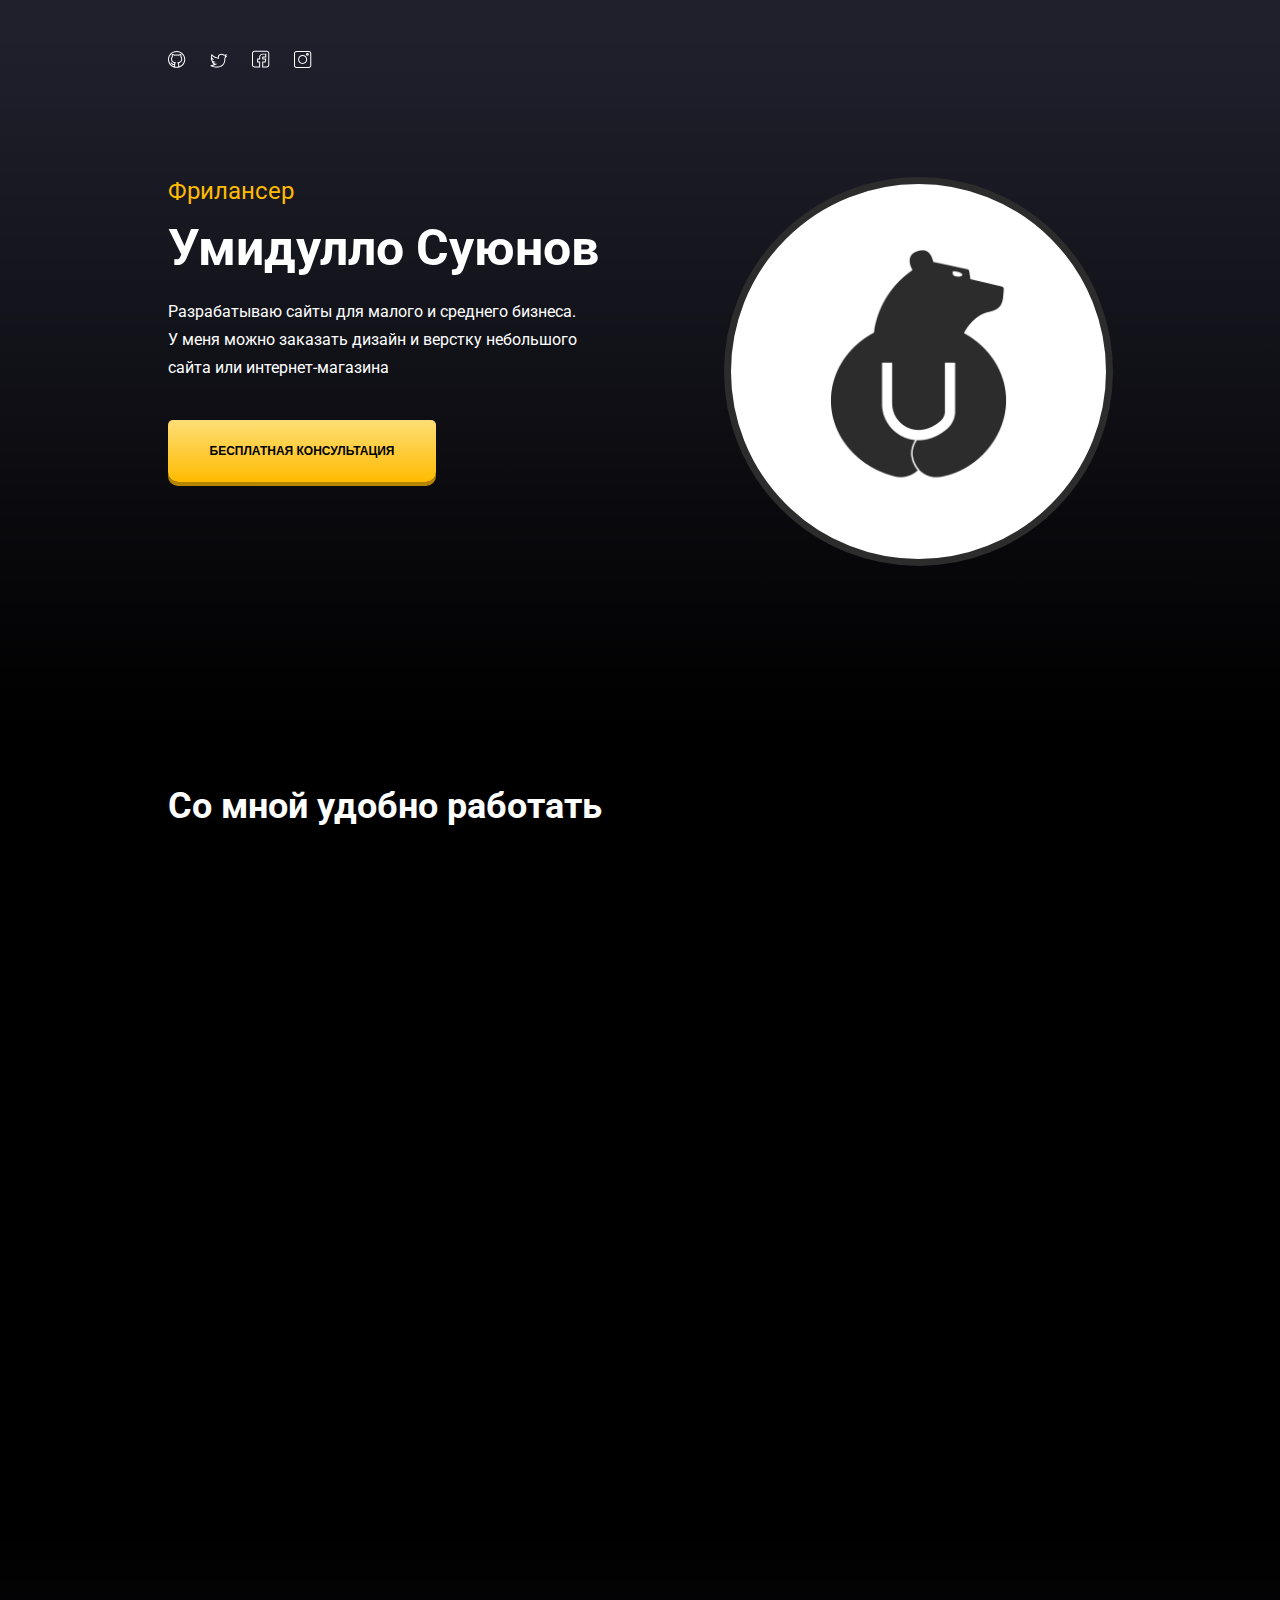
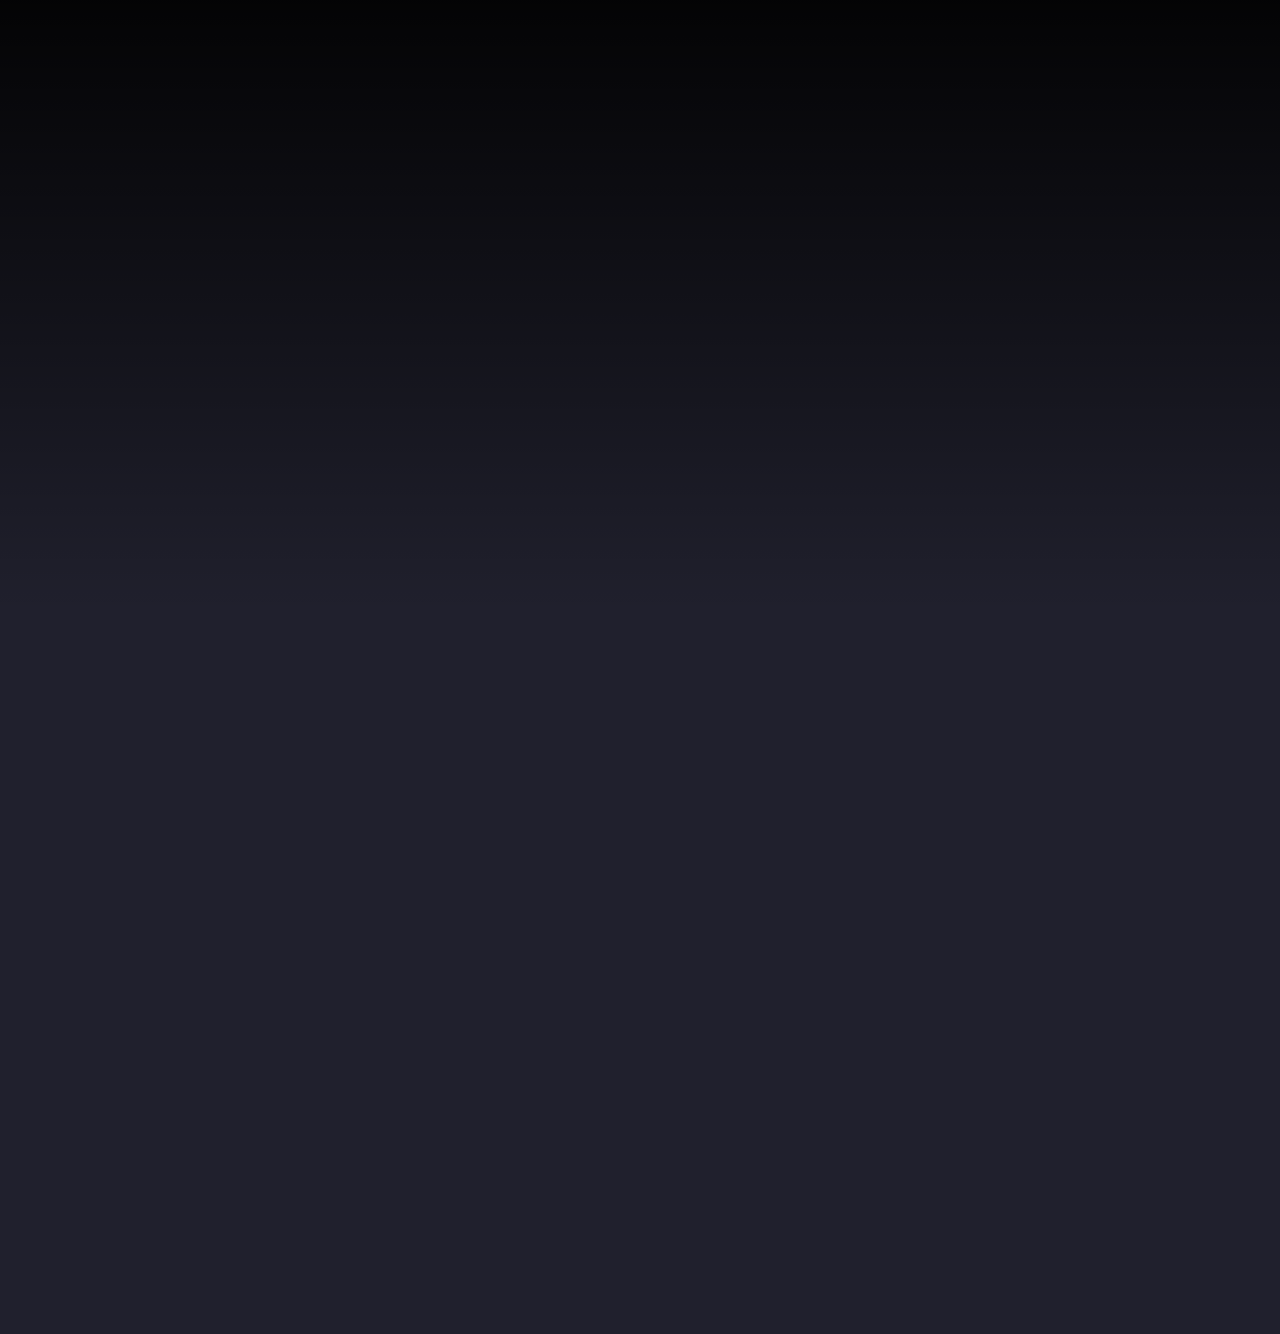
<file: index.html>
<!DOCTYPE html>
<html lang="en">
  <head>
    <meta charset="UTF-8" />
    <meta name="viewport" content="width=device-width, initial-scale=1.0" />
    <link
      href="https://fonts.googleapis.com/css2?family=Roboto:wght@400;700&display=swap"
      rel="stylesheet"
    />
    <link rel="stylesheet" href="css/animate.css" />
    <link rel="stylesheet" href="css/swiper-bundle.min.css" />
    <link rel="stylesheet" href="css/style.css" />
    <title>umidullo</title>
  </head>
  <body>
    <header class="hero">
      <div class="container">
        <div class="hero-header">
          <!-- <img src="img/logo.svg" alt="logo" class="logo" /> -->
          <div class="social-links">
            <a
              href="https://github.com/umidullosuyunov/"
              target="_blank"
              class="social-link"
              ><img src="img/social/github.svg" alt="github logo"
            /></a>
            <a
              href="https://twitter.com/umidullo26/"
              target="_blank"
              class="social-link"
              ><img src="img/social/twitter.svg" alt="twitter logo"
            /></a>
            <a
              href="https://www.facebook.com/profile.php?id=100041184453567"
              target="_blank"
              class="social-link"
              ><img src="img/social/facebook.svg" alt="facebook logo"
            /></a>
            <a
              href="https://www.instagram.com/umidullo26/"
              target="_blank"
              class="social-link"
              ><img src="img/social/instagram.svg" alt="instagram logo"
            /></a>
          </div>
        </div>
        <div class="hero-content">
          <div class="hero-text">
            <span
              class="hero-subtitle wow animate__animated animate__fadeInRight"
              >Фрилансер</span
            >
            <h1 class="hero-title wow animate__animated animate__fadeInRight">
              Умидулло Суюнов
            </h1>
            <p
              class="hero-description wow animate__animated animate__fadeInRight"
            >
              Разрабатываю сайты для малого и среднего бизнеса. У меня можно
              заказать дизайн и верстку небольшого сайта или интернет-магазина
            </p>
            <button
              class="button hero-button wow animate__animated animate__heartBeat animate__delay-2s animate__repeat-3"
            >
              Бесплатная консультация
            </button>
          </div>
          <div class="hero-avatar"></div>
        </div>
      </div>
    </header>

    <main>
      <section class="features section">
        <div class="container">
          <h2
            class="section-title wow animate__animated animate__fadeInTopLeft"
          >
            Со мной удобно работать
          </h2>
          <div class="features-block">
            <div class="features-item">
              <img
                src="img/features-icons/offer-img.svg"
                alt="icon"
                class="features-image wow animate__animated animate__zoomInUp animate__delay-0.1s"
              />
              <h3
                class="features-title wow animate__animated animate__zoomInUp animate__delay-0.1s"
              >
                По договору
              </h3>
              <p
                class="features-text wow animate__animated animate__zoomInUp animate__delay-0.1s"
              >
                Предоставлю все документы для бухгалтерии: договоры, счета и
                акты. Работаю как ИП без НДС.
              </p>
            </div>
            <div class="features-item">
              <img
                src="img/features-icons/deadline-img.svg"
                alt="icon"
                class="features-image wow animate__animated animate__zoomInUp animate__delay-0.1s"
              />
              <h3
                class="features-title wow animate__animated animate__zoomInUp animate__delay-0.1s"
              >
                Точно в срок
              </h3>
              <p
                class="features-text wow animate__animated animate__zoomInUp animate__delay-0.1s"
              >
                В договоре прописана моя ответственность за срок проекта. Если
                просрочу — плачу неустойку.
              </p>
            </div>
            <div class="features-item">
              <img
                src="img/features-icons/agreement-img.svg"
                alt="icon"
                class="features-image wow animate__animated animate__zoomInUp animate__delay-0.1s"
              />
              <h3
                class="features-title wow animate__animated animate__zoomInUp animate__delay-0.1s"
              >
                Ценник под вас
              </h3>
              <p
                class="features-text wow animate__animated animate__zoomInUp animate__delay-0.1"
              >
                Если у вас нетиповой проект, сделаю рассчет цены за работу и
                объясню, как складывается цена.
              </p>
            </div>
            <div class="features-item">
              <img
                src="img/features-icons/steps-img.svg"
                alt="icon"
                class="features-image wow animate__animated animate__zoomInUp animate__delay-0.1"
              />
              <h3
                class="features-title wow animate__animated animate__zoomInUp animate__delay-0.1"
              >
                Промежуточные итоги
              </h3>
              <p
                class="features-text wow animate__animated animate__zoomInUp animate__delay-0.1"
              >
                Показываю работу поэтапно, а не в последий момент перед крайним
                сроком.
              </p>
            </div>
            <div class="features-item">
              <img
                src="img/features-icons/storage-img.svg"
                alt="icon"
                class="features-image wow animate__animated animate__zoomInUp animate__delay-0.1"
              />
              <h3
                class="features-title wow animate__animated animate__zoomInUp animate__delay-0.1"
              >
                Хостинг и домен
              </h3>
              <p
                class="features-text wow animate__animated animate__zoomInUp animate__delay-0.1"
              >
                Если мы договорились о цене проекта, в неё входит всё: домен и
                хостинг на год + SSL сертификат.
              </p>
            </div>
            <div class="features-item">
              <img
                src="img/features-icons/conversation-img.svg"
                alt="icon"
                class="features-image wow animate__animated animate__zoomInUp animate__delay-0.1"
              />
              <h3
                class="features-title wow animate__animated animate__zoomInUp animate__delay-0.1"
              >
                Не брошу после сдачи
              </h3>
              <p
                class="features-text wow animate__animated animate__zoomInUp animate__delay-0.1"
              >
                Научу вас или вашего сотрудника пользоваться сайтом, запишу
                видео-инструкции.
              </p>
            </div>
          </div>
        </div>
      </section>

      <section class="section projects">
        <div class="container">
          <h2
            class="section-title wow animate__animated animate__fadeInTopLeft"
          >
            Последние проекты
          </h2>

          <div
            class="swiper-container projects-slider wow animate__animated animate__flipInX"
          >
            <!-- Additional required wrapper -->

            <div class="swiper-wrapper">
              <!-- Slides (PORTFOLIO) -->

              <div class="swiper-slide project-slide">
                <a href="portfolio/portfolio.html" class="project-link">
                  <img
                    src="img/projects-photo/Portfolio-concept(1).png"
                    alt="Концепт сайта портфолио"
                    class="project-image"
                  />
                </a>
                <div class="project-text">
                  <h3 class="project-title">Концепт сайта портфолио</h3>
                  <div class="project-time">
                    <img
                      src="img/time-icon.svg"
                      alt="time-icon"
                      class="project-icon"
                    />
                    <div class="project-description">
                      <h4 class="project-subtitle">Сроки</h4>
                      <p class="project-paragraph">1 рабочих дня</p>
                    </div>
                  </div>
                  <div class="project-cost">
                    <img
                      src="img/cost-icon.svg"
                      alt="cost-icon"
                      class="project-icon"
                    />
                    <div class="project-description">
                      <h4 class="project-subtitle">Стоимость</h4>
                      <p class="project-paragraph">3 500 рублей</p>
                    </div>
                  </div>
                  <div class="project-feedback">
                    <img
                      src="img/feedback-icon.svg"
                      alt="feedback-icon"
                      class="project-icon"
                    />
                    <div class="project-description">
                      <h4 class="project-subtitle">Отзыв клиента</h4>
                      <p class="project-paragraph">-</p>
                    </div>
                  </div>
                </div>
              </div>

              <div class="swiper-slide project-slide">
                <a href="/spacex/index.html">
                  <img
                    src="img/projects-photo/SpaceX(1).jpg"
                    alt="Сайт-концепт для Space X"
                    class="project-image"
                  />
                </a>

                <div class="project-text">
                  <h3 class="project-title">Сайт-концепт для Space X</h3>
                  <div class="project-time">
                    <img
                      src="img/time-icon.svg"
                      alt="time-icon"
                      class="project-icon"
                    />
                    <div class="project-description">
                      <h4 class="project-subtitle">Сроки</h4>
                      <p class="project-paragraph">2 рабочих дня</p>
                    </div>
                  </div>
                  <div class="project-cost">
                    <img
                      src="img/cost-icon.svg"
                      alt="cost-icon"
                      class="project-icon"
                    />
                    <div class="project-description">
                      <h4 class="project-subtitle">Стоимость</h4>
                      <p class="project-paragraph">7 000 рублей</p>
                    </div>
                  </div>
                  <div class="project-feedback">
                    <img
                      src="img/feedback-icon.svg"
                      alt="feedback-icon"
                      class="project-icon"
                    />
                    <div class="project-description">
                      <h4 class="project-subtitle">Отзыв клиента</h4>
                      <p class="project-paragraph">
                        Все сделано в сроки, в общем доволен.
                      </p>
                    </div>
                  </div>
                </div>
              </div>

              <!-- <div class="swiper-slide project-slide">
                <img
                  src="img/projects-photo/Ghostbusters(1).png"
                  alt="Ghostbusters"
                  class="project-image"
                />
                <div class="project-text">
                  <h3 class="project-title">
                    Сайт для онлайн-кинотеатра FILM.
                  </h3>
                  <div class="project-time">
                    <img
                      src="img/time-icon.svg"
                      alt="time-icon"
                      class="project-icon"
                    />
                    <div class="project-description">
                      <h4 class="project-subtitle">Сроки</h4>
                      <p class="project-paragraph">5 рабочих дня</p>
                    </div>
                  </div>
                  <div class="project-cost">
                    <img
                      src="img/cost-icon.svg"
                      alt="cost-icon"
                      class="project-icon"
                    />
                    <div class="project-description">
                      <h4 class="project-subtitle">Стоимость</h4>
                      <p class="project-paragraph">35 000 рублей</p>
                    </div>
                  </div>
                  <div class="project-feedback">
                    <img
                      src="img/feedback-icon.svg"
                      alt="feedback-icon"
                      class="project-icon"
                    />
                    <div class="project-description">
                      <h4 class="project-subtitle">Отзыв клиента</h4>
                      <p class="project-paragraph">
                        Мне понравилось работать с Умидулло, потому что он все
                        время был на связи и предлагал свои решения, когда мы
                        заходили в тупик с дизайном. Мне нужны были закрывающие
                        документы для бухгалтерии, и Умидулло — тот редкий
                        фрилансер, у которого с документами все в порядке
                      </p>
                    </div>
                  </div>
                </div>
              </div> -->
            </div>

            <!-- If we need pagination -->
            <div class="projects-pagination"></div>
          </div>
        </div>
      </section>
    </main>

    <footer class="section">
      <div class="container">
        <h2 class="section-title wow animate__animated animate__fadeInTopLeft">
          Свяжитесь со мной
        </h2>
        <div class="contacts-block">
          <form
            action="#"
            class="contacts-form wow animate__animated animate__flipInX"
          >
            <h4 class="form-title">
              Можете просто оставить заявку, я позвоню вам сегодня
            </h4>
            <input
              type="text"
              class="input input-name"
              placeholder="Ваше имя"
            />
            <input
              type="text"
              class="input input-phone"
              placeholder="Ваш телефон"
            />
            <button class="button form-button">Бесплатная консультация</button>
          </form>
          <div class="contacts-text wow animate__animated animate__zoomIn">
            <div class="contacts-data">
              <div class="contacts-phone">
                <h4 class="contacts-title">Телефон</h4>
                <a class="contacts-link" href="tel:+998970012602"
                  >+998 97 001-26-02</a
                >
              </div>
              <div class="contacts-mail">
                <h4 class="contacts-title">Почта</h4>
                <a class="contacts-link" href="mailto:suyunovumidullo@gmail.com"
                  >suyunovumidullo@gmail.com</a
                >
              </div>
              <div class="contacts-social">
                <h4 class="contacts-title">Соцсети</h4>
                <a href="#" class="contacts-link">t.me/umidullo26</a>
                <a href="#" class="contacts-link">vk.com/umidullo26</a>
                <a href="#" class="contacts-link">fb.com/umidullo26</a>
              </div>
            </div>
            <div class="social-links">
              <a
                href="https://github.com/umidullosuyunov/"
                target="_blank"
                class="social-link"
                ><img src="img/social/github.svg" alt="github logo"
              /></a>
              <a
                href="https://twitter.com/umidullo26/"
                target="_blank"
                class="social-link"
                ><img src="img/social/twitter.svg" alt="twitter logo"
              /></a>
              <a
                href="https://www.facebook.com/profile.php?id=100041184453567"
                target="_blank"
                class="social-link"
                ><img src="img/social/facebook.svg" alt="facebook logo"
              /></a>
              <a
                href="https://www.instagram.com/umidullo26/"
                target="_blank"
                class="social-link"
                ><img src="img/social/instagram.svg" alt="instagram logo"
              /></a>
            </div>
            <a href="#" class="contact-policy">Политика конфиденциальности</a>
          </div>
        </div>
      </div>
    </footer>

    <script src="js/wow.min.js"></script>
    <script src="js/swiper-bundle.min.js"></script>
    <script src="js/main.js"></script>
  </body>
</html>
</file>
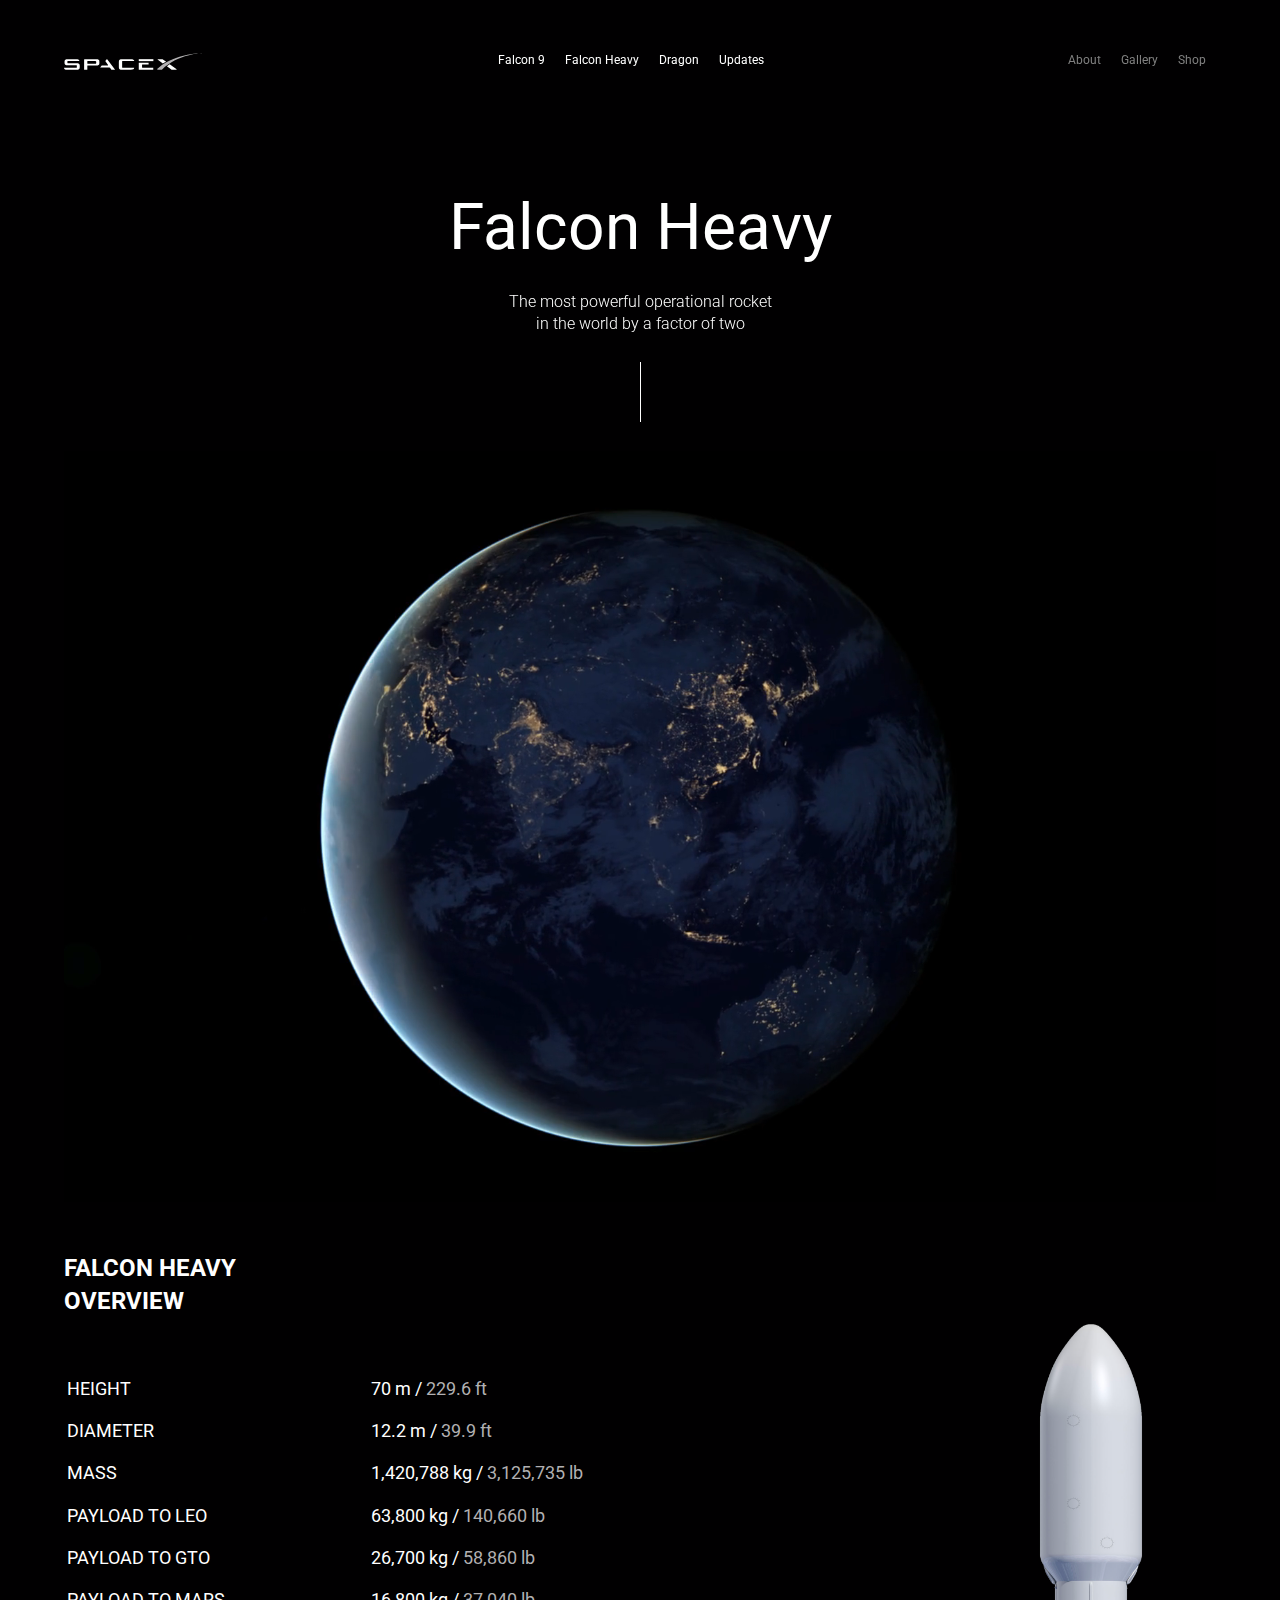
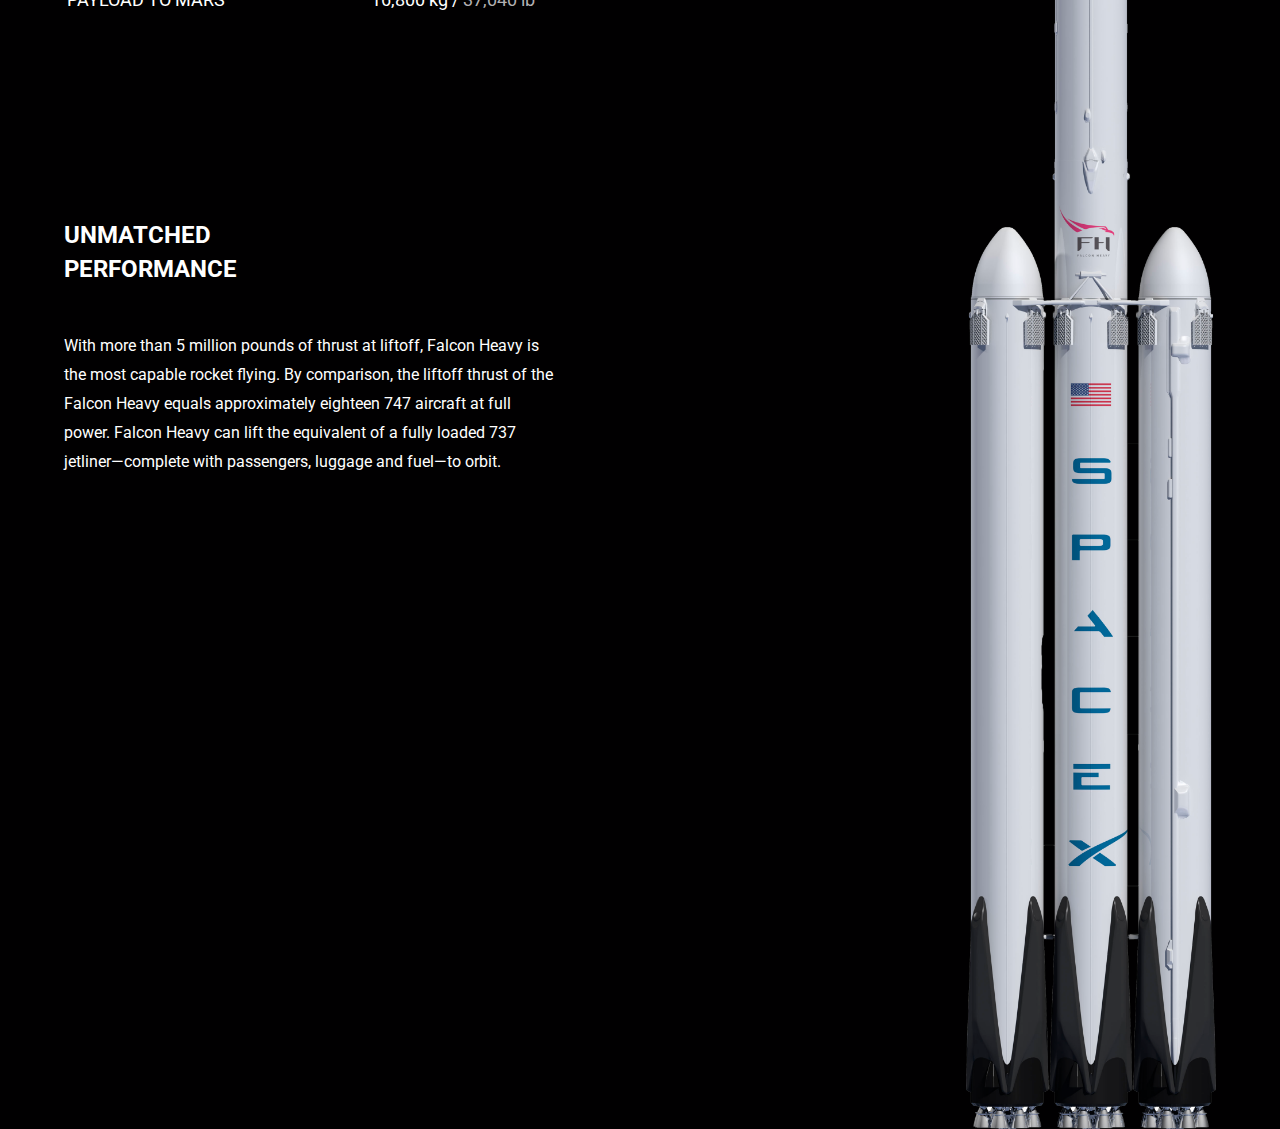
<file: Space X/index.html>
<!DOCTYPE html>
<html lang="en">
  <head>
    <meta charset="UTF-8" />
    <meta name="viewport" content="width=device-width, initial-scale=1.0" />
    <link
      href="https://fonts.googleapis.com/css2?family=Roboto:wght@400;700&display=swap"
      rel="stylesheet"
    />
    <link rel="stylesheet" href="css/aos.css" />
    <link rel="stylesheet" href="css/vidbg.css" />
    <link rel="stylesheet" href="css/style.css" />
    <title>Space X</title>
  </head>
  <body>
    <header class="header">
      <img
        src="img/logo.svg"
        alt="logo Space X"
        class="logo"
        data-aos="fade-up"
        data-aos-delay="100"
      />
      <nav class="main-nav" data-aos="fade-up" data-aos-delay="100">
        <ul class="list">
          <li class="item">
            <a href="#" class="item-link">Falcon 9</a>
          </li>
          <li class="item">
            <a href="#" class="item-link">Falcon Heavy</a>
          </li>
          <li class="item">
            <a href="#" class="item-link">Dragon</a>
          </li>
          <li class="item">
            <a href="#" class="item-link">Updates</a>
          </li>
        </ul>
      </nav>
      <nav class="secondary-nav" data-aos="fade-up" data-aos-delay="100">
        <ul class="list">
          <li class="item">
            <a href="#" class="item-link">About</a>
          </li>
          <li class="item">
            <a href="#" class="item-link">Gallery</a>
          </li>
          <li class="item">
            <a href="#" class="item-link">Shop</a>
          </li>
        </ul>
      </nav>
    </header>
    <section class="main" data-aos="fade-up" data-aos-delay="300">
      <h1 class="title">Falcon Heavy</h1>
      <p class="description">
        The most powerful operational rocket in the world by a factor of two
      </p>
    </section>
    <div class="video"></div>
    <section class="features">
      <h2 class="features-title">
        Falcon Heavy <br />
        Overview
      </h2>
      <table class="table">
        <tr>
          <td class="table-column">HEIGHT</td>
          <td class="table-column">
            70 m / <span class="colored-text">229.6 ft</span>
          </td>
        </tr>
        <tr>
          <td class="table-column">DIAMETER</td>
          <td class="table-column">
            12.2 m / <span class="colored-text">39.9 ft</span>
          </td>
        </tr>
        <tr>
          <td class="table-column">MASS</td>
          <td class="table-column">
            1,420,788 kg / <span class="colored-text">3,125,735 lb</span>
          </td>
        </tr>
        <tr>
          <td class="table-column">PAYLOAD TO LEO</td>
          <td class="table-column">
            63,800 kg / <span class="colored-text">140,660 lb</span>
          </td>
        </tr>
        <tr>
          <td class="table-column">PAYLOAD TO GTO</td>
          <td class="table-column">
            26,700 kg / <span class="colored-text">58,860 lb</span>
          </td>
        </tr>
        <tr>
          <td class="table-column">PAYLOAD TO MARS</td>
          <td class="table-column">
            16,800 kg / <span class="colored-text">37,040 lb</span>
          </td>
        </tr>
      </table>
      <img
        src="img/falcon-heavy.png"
        alt="rocket"
        class="rocket"
        data-rellax-speed="10"
      />
      <h2 class="features-title">
        UNMATCHED <br />
        PERFORMANCE
      </h2>
      <p class="features-text">
        With more than 5 million pounds of thrust at liftoff, Falcon Heavy is
        the most capable rocket flying. By comparison, the liftoff thrust of the
        Falcon Heavy equals approximately eighteen 747 aircraft at full power.
        Falcon Heavy can lift the equivalent of a fully loaded 737
        jetliner—complete with passengers, luggage and fuel—to orbit.
      </p>
    </section>
    <footer class="footer" data-aos="fade-down" data-aos-delay="300">
      <img src="img/logo.svg" alt="logo Space X" class="logo" />
      <nav class="footer-nav">
        <ul class="list">
          <li class="item"><a href="#" class="item-link">Twitter</a></li>
          <li class="item"><a href="#" class="item-link">Youtube</a></li>
          <li class="item"><a href="#" class="item-link">Instagram</a></li>
          <li class="item"><a href="#" class="item-link">Flickr</a></li>
          <li class="item"><a href="#" class="item-link">LinkedIn</a></li>
          <li class="item"><a href="#" class="item-link">Privacy</a></li>
          <li class="item"><a href="#" class="item-link">Policy</a></li>
        </ul>
      </nav>
      <p class="footer-text">
        For additional questions, contact
        <a href="mailto:rideshare@spacex.com" class="contact-mail"
          >rideshare@spacex.com</a
        >
      </p>
      <a href="#" class="button">Contact us</a>
    </footer>
    <script src="js/vidbg.js"></script>
    <script src="js/rellax.min.js"></script>
    <script src="js/aos.js"></script>
    <script src="js/main.js"></script>
  </body>
</html>
</file>
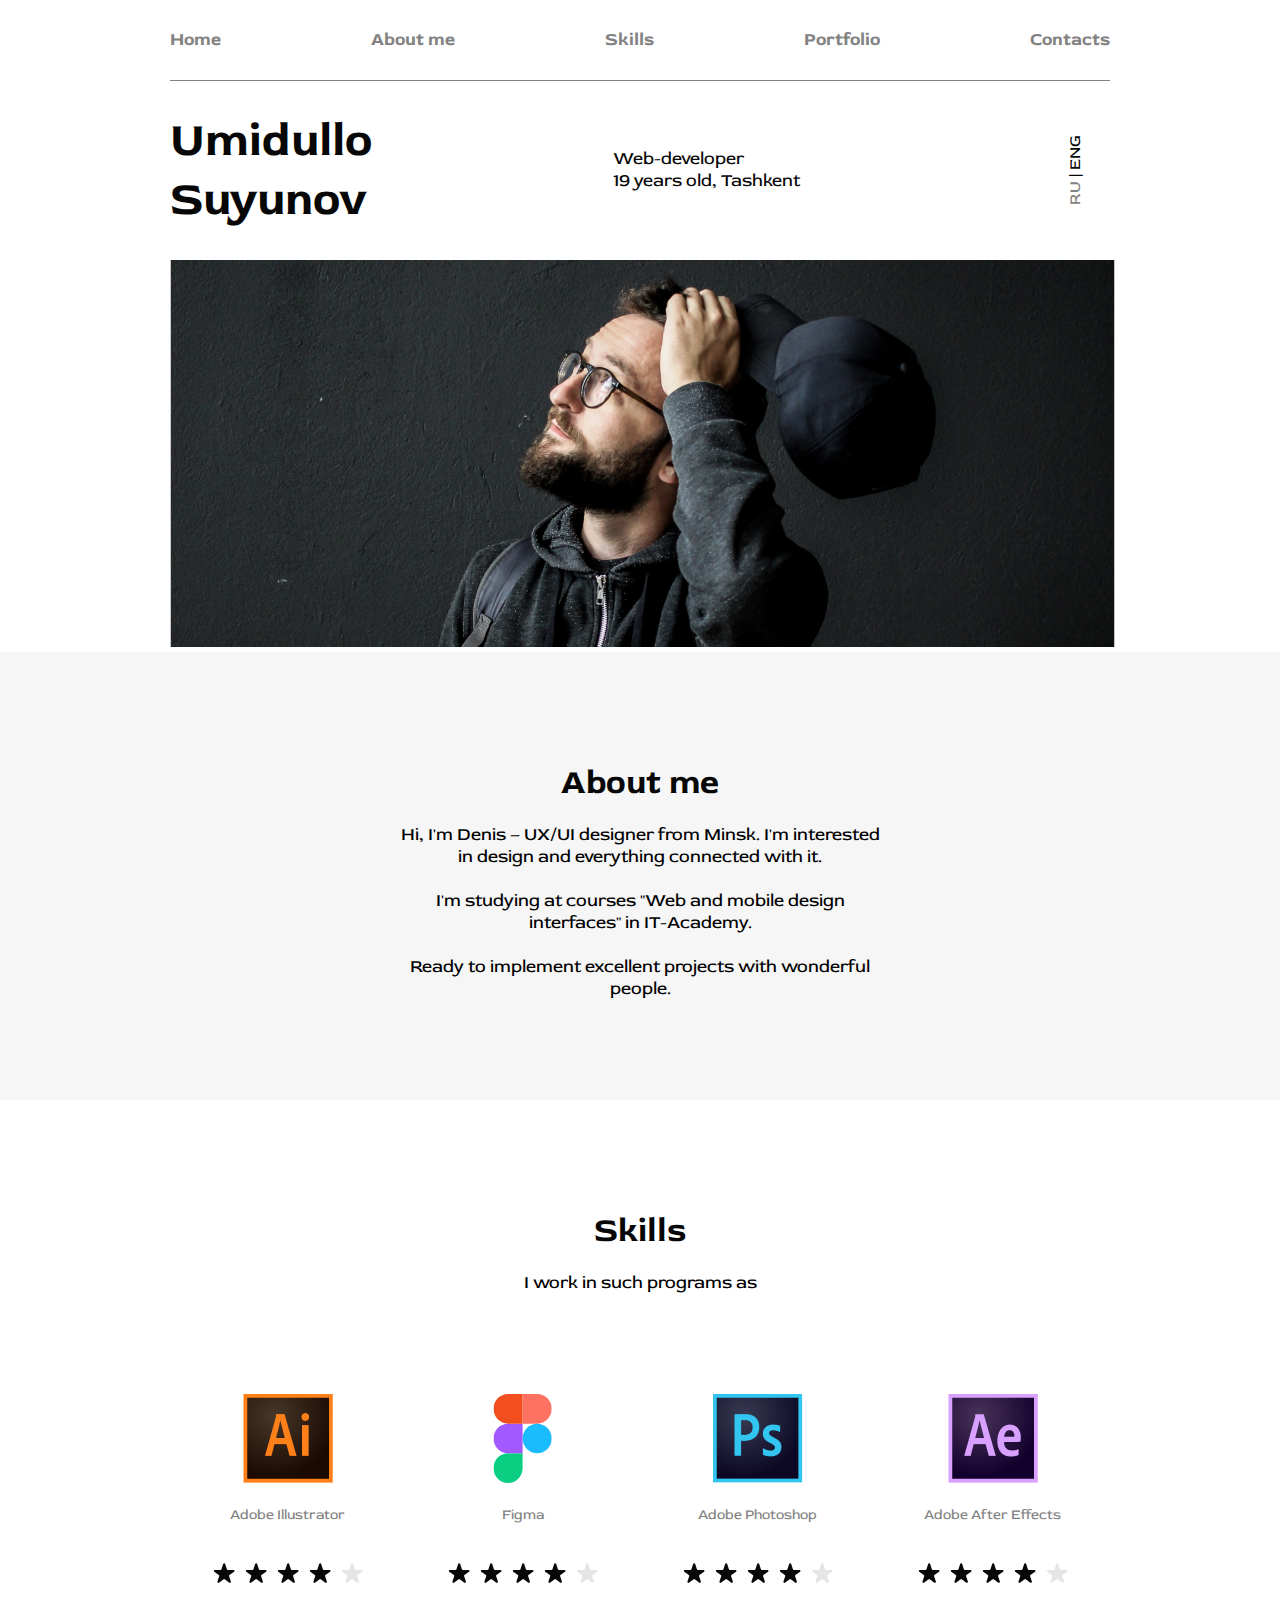
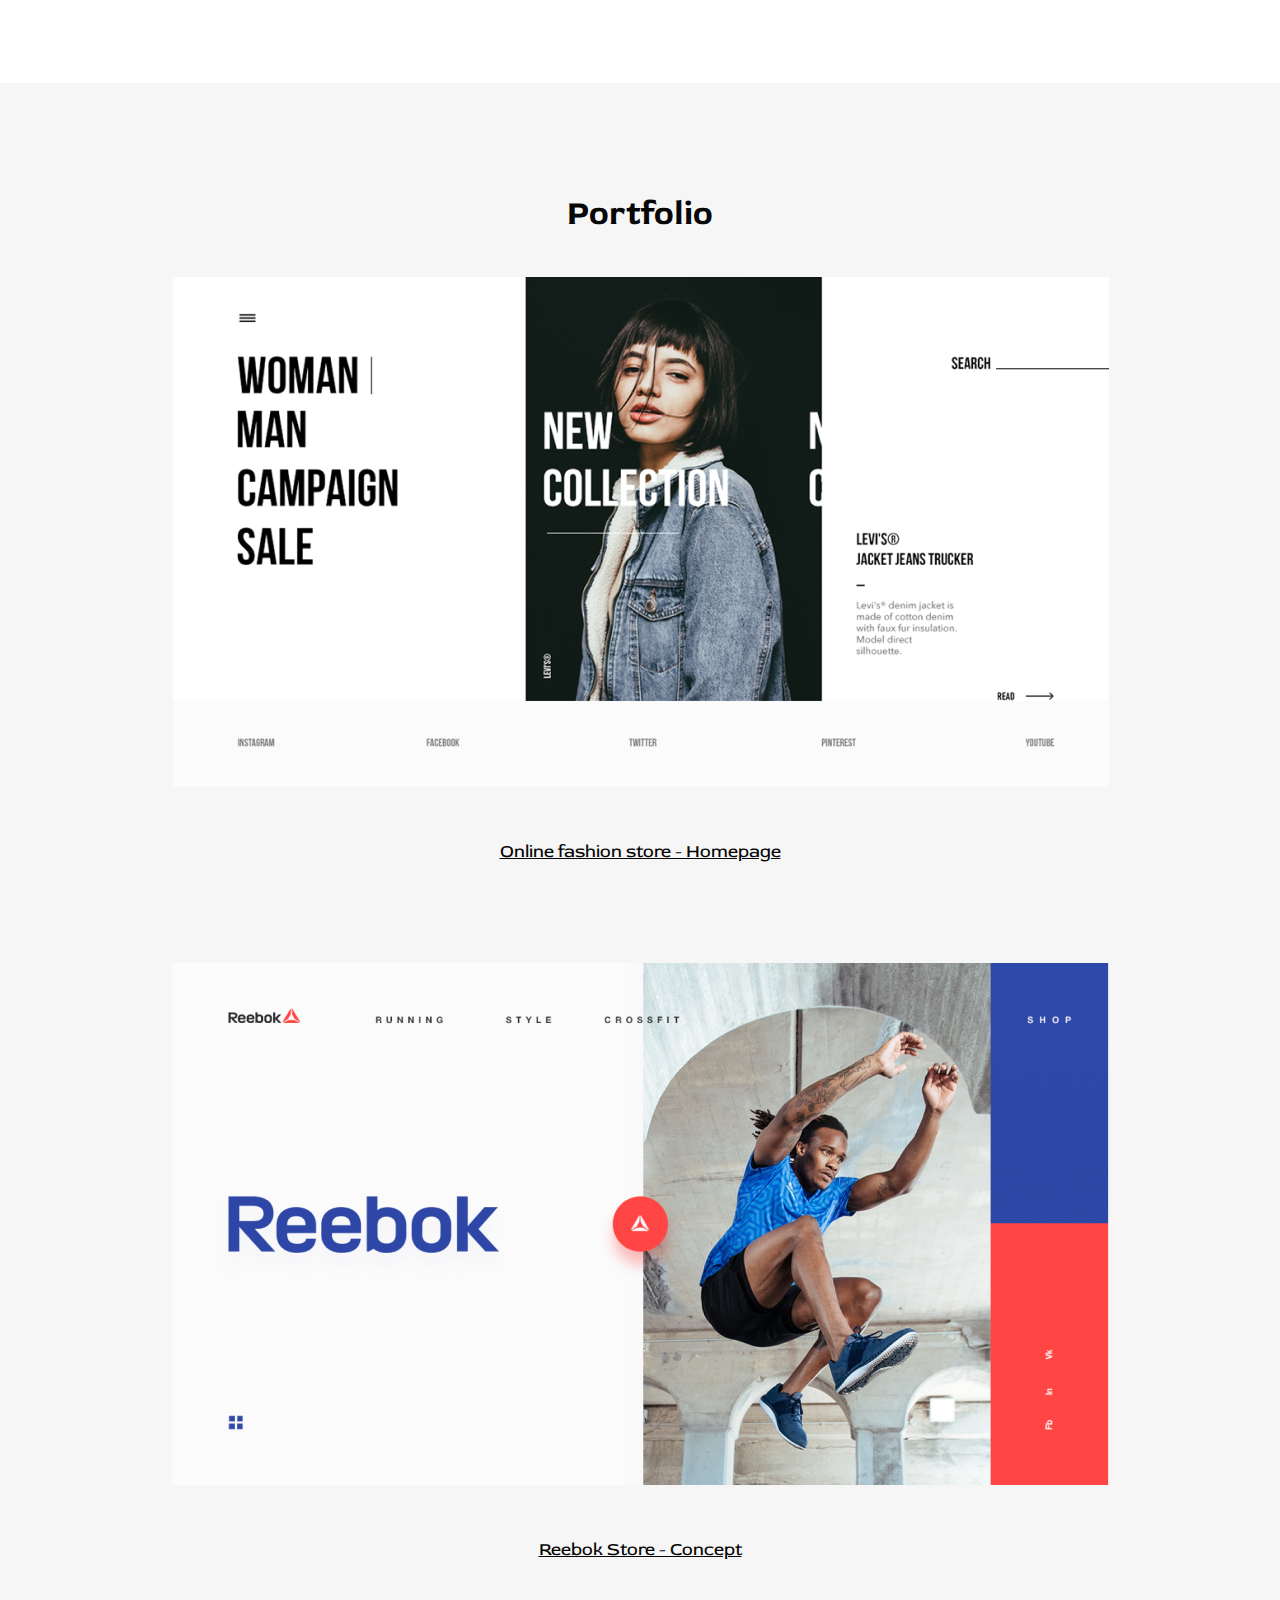
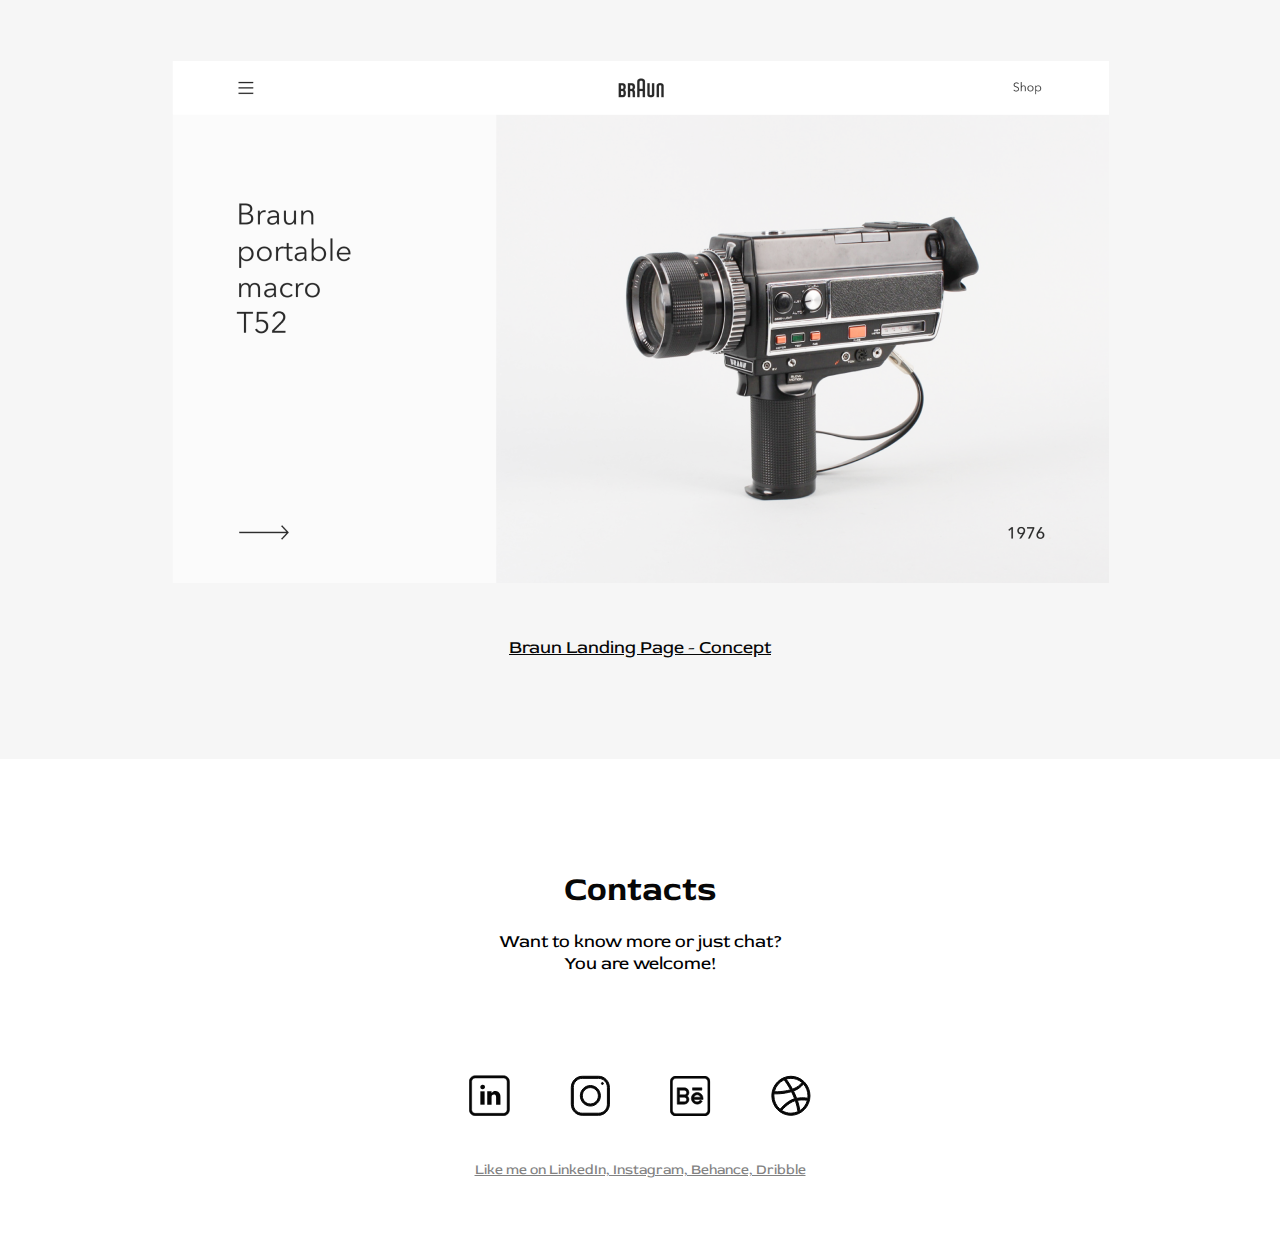
<file: portfolio/portfolio.html>
<!DOCTYPE html>
<html lang="en">
  <head>
    <meta charset="UTF-8" />
    <meta name="viewport" content="width=device-width, initial-scale=1.0" />
    <link
      href="https://fonts.googleapis.com/css2?family=Red+Rose:wght@400;700&display=swap"
      rel="stylesheet"
    />
    <link href="portfolio.css" rel="stylesheet" />
    <title>Document</title>
  </head>
  <body>
    <header class="header">
      <div class="wrapper">
        <nav class="main-nav">
          <ul class="list">
            <li class="item"><a href="#" class="item-link">Home</a></li>
            <li class="item"><a href="#" class="item-link">About me</a></li>
            <li class="item"><a href="#" class="item-link">Skills</a></li>
            <li class="item"><a href="#" class="item-link">Portfolio</a></li>
            <li class="item"><a href="#" class="item-link">Contacts</a></li>
          </ul>
        </nav>
      </div>
    </header>
    <section class="home-page">
      <div class="wrapper">
        <div class="info">
          <h1 class="personal-info">
            Umidullo <br />
            Suyunov
          </h1>
          <p class="personal-info middle">
            Web-developer <br />
            19 years old, Tashkent
          </p>
          <p class="personal-info last">
            <a href="#" class="language ru">RU </a>|<a
              href="#"
              class="language eng"
            >
              ENG</a
            >
          </p>
        </div>
        <img src="img/autor.png" alt="my photo" />
      </div>
    </section>
    <section class="about-me">
      <div class="wrapper about-me-wrapper">
        <h2>About me</h2>
        <p class="my-text">
          Hi, I'm Denis – UX/UI designer from Minsk. I'm interested in design
          and everything connected with it.
          <br />
          <br />
          I'm studying at courses "Web and mobile design interfaces" in
          IT-Academy.
          <br />
          <br />
          Ready to implement excellent projects with wonderful people.
        </p>
      </div>
    </section>
    <section class="skills">
      <div class="wrapper">
        <div class="about-me-wrapper">
          <h2>Skills</h2>
          <p class="my-text">I work in such programs as</p>
        </div>
        <div class="skills-bar">
          <div class="skills-elements">
            <img src="img/AI.png" alt="Ai-logo" class="skills-img" />
            <p class="elements-description">Adobe Illustrator</p>
            <div class="overall">
              <img src="img/Star.svg" alt="" class="o-stars" />
              <img src="img/Star.svg" alt="" class="o-stars" />
              <img src="img/Star.svg" alt="" class="o-stars" />
              <img src="img/Star.svg" alt="" class="o-stars" />
              <img src="img/Star-white.svg" alt="" class="o-stars" />
            </div>
          </div>
          <div class="skills-elements">
            <img src="img/Figma.svg" alt="Figma-logo" class="skills-img" />
            <p class="elements-description">Figma</p>
            <div class="overall">
              <img src="img/Star.svg" alt="" class="o-stars" />
              <img src="img/Star.svg" alt="" class="o-stars" />
              <img src="img/Star.svg" alt="" class="o-stars" />
              <img src="img/Star.svg" alt="" class="o-stars" />
              <img src="img/Star-white.svg" alt="" class="o-stars" />
            </div>
          </div>
          <div class="skills-elements">
            <img src="img/PS.png" alt="Figma-logo" class="skills-img" />
            <p class="elements-description">Adobe Photoshop</p>
            <div class="overall">
              <img src="img/Star.svg" alt="" class="o-stars" />
              <img src="img/Star.svg" alt="" class="o-stars" />
              <img src="img/Star.svg" alt="" class="o-stars" />
              <img src="img/Star.svg" alt="" class="o-stars" />
              <img src="img/Star-white.svg" alt="" class="o-stars" />
            </div>
          </div>
          <div class="skills-elements">
            <img src="img/AE.png" alt="Figma-logo" class="skills-img" />
            <p class="elements-description">Adobe After Effects</p>
            <div class="overall">
              <img src="img/Star.svg" alt="" class="o-stars" />
              <img src="img/Star.svg" alt="" class="o-stars" />
              <img src="img/Star.svg" alt="" class="o-stars" />
              <img src="img/Star.svg" alt="" class="o-stars" />
              <img src="img/Star-white.svg" alt="" class="o-stars" />
            </div>
          </div>
        </div>
      </div>
    </section>
    <section class="portfolio">
      <div class="wrapper">
        <h2 class="portfolio-heading">Portfolio</h2>
        <div class="p-projects">
          <img src="img/Слой 8.png" alt="" />
          <a href="#" class="p-text">Online fashion store - Homepage</a>
        </div>
        <div class="p-projects">
          <img src="img/reebok_web.png" alt="" />
          <a href="#" class="p-text">Reebok Store - Concept</a>
        </div>
        <div class="p-projects">
          <img src="img/braun.png" alt="" />
          <a href="#" class="p-text">Braun Landing Page - Concept</a>
        </div>
      </div>
    </section>

    <footer class="footer">
      <div class="wrapper">
        <div class="about-me-wrapper">
          <h2>Contacts</h2>
          <p class="my-text">
            Want to know more or just chat? <br />
            You are welcome!
          </p>
          <div class="footer-social">
            <a href="#" class="f-s-links">
              <img src="img/icons/Group 2.svg" alt="" />
            </a>
            <a href="#" class="f-s-links">
              <img src="img/icons/Group 8.svg" alt="" />
            </a>
            <a href="#" class="f-s-links">
              <img src="img/icons/Group 9.svg" alt="" />
            </a>
            <a href="#" class="f-s-links">
              <img src="img/icons/Group 10.svg" alt="" />
            </a>
          </div>
          <a href="#" class="footer-a"
            >Like me on LinkedIn, Instagram, Behance, Dribble</a
          >
        </div>
      </div>
    </footer>
  </body>
</html>
</file>
<file: Space X/css/vidbg.css>
.vidbg-container{position:absolute;z-index:-1;top:0;right:0;bottom:0;left:0;overflow:hidden;background-size:cover;background-repeat:no-repeat;background-position:center center}.vidbg-container video{position:absolute;margin:0;top:50%;left:50%;transform:translate(-50%, -50%);transition:0.25s opacity ease-in-out;max-width:none;opacity:0}.vidbg-overlay{position:absolute;top:0;right:0;bottom:0;left:0}
</file>
<file: Space X/css/style.css>
body {
  background: #010001;
  margin: 0;
  font-family: "Roboto", sans-serif;
  font-size: 10px;
  color: #fff;
}

/* HEADER */
.header {
  max-width: 1230px;
  width: 90%;
  margin: auto;
  padding-top: 53px;
  display: flex;
  justify-content: space-between;
}
.list {
  margin: 0;
  padding: 0;
  display: flex;
  list-style: none;
}
.item-link {
  color: #fff;
  text-decoration: none;
  margin-left: 10px;
  margin-right: 10px;
  font-size: 1.2em;
  line-height: 14px;
}
.secondary-nav a {
  color: #808080;
}

/* MAIN */
.main {
  text-align: center;
  padding-top: 120px;
  padding-bottom: 30px;
}
.title {
  font-style: normal;
  font-weight: normal;
  font-size: 64px;
  line-height: 75px;
  margin-bottom: 26px;
  margin-top: 0;
}
.description {
  font-style: normal;
  font-weight: 300;
  font-size: 16px;
  line-height: 140%;
  max-width: 268px;
  margin: auto;
}
.description:after {
  content: "";
  display: block;
  width: 1px;
  height: 60px;
  background-color: #fff;
  margin: auto;
  margin-top: 26px;
}
.video {
  max-width: 1230px;
  height: 750px;
  width: 90%;
  margin: auto;
}

/* FEATURES */
.features {
  position: relative;
  max-width: 1230px;
  width: 90%;
  margin: auto;
  padding: 30px 0;
}
.features-title {
  font-style: normal;
  font-weight: bold;
  font-size: 24px;
  line-height: 140%;
  text-transform: uppercase;
  margin-bottom: 45px;
}
.table {
  margin-bottom: 200px;
}
.table-column {
  width: 300px;
  padding-top: 7px;
  padding-top: 7px;
  font-style: normal;
  font-weight: normal;
  font-size: 18px;
  line-height: 179.69%;
}
.colored-text {
  color: #b2b0b2;
}
.features-text {
  max-width: 490px;
  font-style: normal;
  font-weight: normal;
  font-size: 16px;
  line-height: 29px;
}
.rocket {
  position: absolute;
  top: 50px;
  right: 0;
  z-index: 9999;
  max-width: 250px;
}

/* FOOTER */
.footer {
  padding: 130px 0;
  display: flex;
  align-items: center;
  flex-direction: column;
}
.footer-nav .item-link {
  font-size: 18px;
  line-height: 21px;
}
.footer .logo {
  margin-bottom: 43px;
}
.footer-nav {
  margin-bottom: 28px;
}
.footer-text {
  font-size: 18px;
  line-height: 21px;
  color: #808080;
  margin-bottom: 30px;
  margin-top: 0;
}
.contact-mail {
  text-decoration: none;
  color: #808080;
}
.button {
  color: #fff;
  min-width: 260px;
  padding: 20px;
  border: 2px solid #ffffff;
  box-sizing: border-box;
  border-radius: 6px;
  text-decoration: none;
  text-align: center;
  font-style: normal;
  font-weight: normal;
  font-size: 18px;
  line-height: 21px;
}

@media (max-width: 960px) {
  .rocket {
    max-width: 200px;
  }
  .table-column {
    width: 250px;
  }
}
@media (max-width: 768px) {
  .header {
    flex-direction: column;
    align-items: center;
  }
  .header .logo {
    margin-bottom: 20px;
  }
  .header .main-nav {
    margin-bottom: 20px;
  }
  .rocket {
    max-width: 150px;
  }
  .video {
    width: 100%;
  }
}

@media (max-width: 576px) {
  .rocket {
    position: static;
    margin-bottom: 50px;
    position: relative;
    display: block;
    margin: auto;
  }
  .table {
    margin-bottom: 50px;
  }
  .table-column {
    font-size: 14px;
    width: 150px;
  }
  .footer-nav .list {
    flex-wrap: wrap;
    justify-content: center;
    align-items: center;
  }
  .footer-nav .item {
    margin-bottom: 10px;
  }
  .footer {
    text-align: center;
    padding-top: 20px;
    padding-top: 70px;
    padding-bottom: 30px;
  }
  .main {
    padding-top: 50px;
  }
  .features {
    padding: 0;
  }
  .features-text {
    font-size: 14px;
    line-height: 21px;
  }
  .video {
    margin: auto;
    height: 400px;
  }
  .features-title {
    padding-top: 100px;
  }
}
</file>
<file: portfolio/portfolio.css>
* {
  margin: 0;
  padding: 0;
}
body {
  font-family: "Red Rose", cursive;
}
.wrapper {
  margin: 0 auto;
  max-width: 940px;
  width: 100%;
}
/* HEADER */
.main-nav {
  border-bottom: 1px solid #828282;
}
.list {
  display: flex;
  justify-content: space-between;
  align-items: center;
  height: 80px;
  list-style: none;
}
.item {
  margin: 0;
}
.item-link {
  text-decoration: none;
  font-size: 18px;
  line-height: 22px;
  font-weight: 700;
  color: #828282;
}
.item-link:hover {
  color: #070707;
}

/* HOME-PAGE */
.info {
  display: flex;
  justify-content: space-between;
  align-items: center;
  padding: 30px 0 30px 0;
}
.personal-info {
  margin: 0;
  color: #070707;
}
h1 {
  font-size: 47.3392px;
  line-height: 59px;
}
.middle {
  font-size: 18px;
  line-height: 22px;
  font-weight: 400;
}
.last {
  transform: rotate(-90deg);
}
.language {
  text-decoration: none;
  font-size: 16px;
  line-height: 20px;
  color: #828282;
}
.eng {
  color: #070707;
}

/* СУКА НАДО РАЗОБРАТЬСЯ С ЭТИМ ЕБУЧИМ БЛОКОМ  HOME-PAGE */

/* ABOUT ME */
.about-me {
  background: #f6f6f6;
}
h2 {
  font-size: 34px;
  line-height: 42px;
  font-weight: 700;
  text-align: center;
  color: #070707;
  padding-top: 110px;
  margin-bottom: 20px;
}
.my-text {
  font-size: 18px;
  line-height: 22px;
  font-weight: 400;
  text-align: center;
  max-width: 485px;
  padding-bottom: 100px;
}
.about-me-wrapper {
  display: flex;
  align-items: center;
  flex-direction: column;
}

/* SKILLS */
.skills-bar {
  display: flex;
  justify-content: space-around;
  align-items: center;
}
.skills-elements {
  display: flex;
  align-items: center;
  flex-direction: column;
}
.overall {
  display: flex;
  justify-content: space-around;
  align-items: center;
  margin-bottom: 100px;
}
.o-stars {
  margin-right: 5px;
  margin-left: 5px;
}
.skills-img {
  margin: 0;
  margin-bottom: 23px;
}
.elements-description {
  font-size: 14px;
  line-height: 17px;
  text-align: center;
  color: #828282;
  margin-bottom: 40px;
}

/* PORTFOLIO */

.portfolio {
  background-color: #f6f6f6;
}
.footer-social {
  display: flex;
  align-items: center;
  justify-content: space-between;
  margin-bottom: 40px;
}
.f-s-links {
  margin-left: 30px;
  margin-right: 30px;
}
.footer-a {
  font-size: 14px;
  line-height: 17px;
  text-align: center;
  color: #828282;
  margin-bottom: 60px;
}
.portfolio-heading {
  margin-bottom: 42px;
}
.p-projects {
  display: flex;
  align-items: center;
  flex-direction: column;
}
.p-text {
  margin-top: 54px;
  margin-bottom: 100px;
  font-size: 18px;
  line-height: 22px;
  color: #070707;
}
</file>
<file: css/style.css>
* {
  box-sizing: border-box;
}

:root {
  --animate-delay: 0.5s;
}

img {
  max-width: 100%;
}

body {
  background: #20202d;
  margin: 0;
  color: #ffffff;
  font-family: "Roboto", sans-serif;
}

.container {
  max-width: 945px;
  margin: auto;
  width: 90%;
}

.section {
  padding-top: 64px;
  padding-bottom: 92px;
}

.section-title {
  margin: 0;
  margin-bottom: 84px;
  font-weight: bold;
  font-size: 36px;
  line-height: 42px;
}

.hero {
  padding-top: 50px;
  background: linear-gradient(0.01deg, #000000 0.01%, rgba(0, 0, 0, 0) 95.44%);
  padding-bottom: 155px;
}

.hero-header {
  display: flex;
  justify-content: space-between;
  align-items: center;
  margin-bottom: 105px;
}

.social-link {
  margin-left: 20px;
}

.social-link:first-child {
  margin-left: 0;
}

.hero-subtitle {
  display: block;
  font-size: 24px;
  line-height: 28px;
  color: #ffbb01;
  margin-bottom: 14px;
}

.hero-title {
  font-weight: bold;
  font-size: 50px;
  line-height: 59px;
  margin-top: 0;
  margin-bottom: 20px;
}

.hero-description {
  font-size: 16px;
  line-height: 28px;
  max-width: 420px;
  margin-bottom: 38px;
}

.button {
  background: linear-gradient(180deg, #fdde76 0%, #ffbb01 100%);
  box-shadow: 0px 4px 0px #b68500;
  border: none;
  border-radius: 5px 5px 10px 10px;
  padding: 24px 42px;
  font-size: 12px;
  line-height: 14px;
  text-transform: uppercase;
  font-weight: bold;
}

.hero-content {
  display: flex;
  justify-content: space-between;
}

.hero-avatar {
  width: 389px;
  height: 389px;
  background-color: #fff;
  border-radius: 50%;
  background-image: url("../img/avatar.png");
  background-size: 389px 389px;
  background-repeat: no-repeat;
  background-position: center center;
  border: 7px solid #2d2c2c;
}

/* FEATURES */

.features {
  background-color: #000;
}

.features-block {
  display: flex;
  flex-wrap: wrap;
  justify-content: space-between;
}

.features-item {
  flex-basis: 30%;
  margin-bottom: 63px;
}

.features-image {
  display: block;
  margin-bottom: 22px;
}

.features-title {
  font-weight: bold;
  font-size: 24px;
  line-height: 28px;
  margin: 0;
  margin-bottom: 16px;
}

.features-text {
  font-style: normal;
  font-weight: normal;
  font-size: 16px;
  line-height: 28px;
  margin: 0;
}

/* PROJECTS */

.projects {
  background: linear-gradient(180deg, #000000 0%, rgba(0, 0, 0, 0) 95.44%);
}

.project-slide {
  display: flex;
  align-items: flex-start;
  justify-content: space-between;
}

.project-image {
  width: 338px;
  height: 268px;
  border-radius: 6px;
}

.project-text {
  flex-basis: 60%;
  display: flex;
  flex-wrap: wrap;
}

.project-title {
  flex-basis: 100%;
  font-weight: bold;
  font-size: 24px;
  line-height: 28px;
  margin: 0;
  margin-bottom: 41px;
}

.project-time,
.project-cost {
  flex-basis: 50%;
  margin-bottom: 44px;
}

.project-time,
.project-cost,
.project-feedback {
  display: flex;
  align-items: flex-start;
}

.project-subtitle {
  margin: 0;
  margin-bottom: 7px;
  font-weight: bold;
  font-size: 18px;
  line-height: 21px;
}

.project-paragraph {
  margin: 0;
  font-size: 16px;
  line-height: 150%;
}

.project-icon {
  margin-right: 16px;
}

.projects-pagination {
  display: flex;
  align-items: center;
  justify-content: center;
  margin-top: 44px;
  margin-bottom: 108px;
}

.projects-bullet {
  width: 10px;
  height: 10px;
  border: 2px solid #ffbb01;
  border-radius: 50%;
  display: inline-block;
  margin-left: 5px;
  margin-right: 5px;
}

.projects-bullet-active {
  background-color: #ffbb01;
}

/* CONTACTS */

.contacts-form {
  background: #ffffff;
  box-shadow: -5px 5px 0px #ffc41d;
  border-radius: 5px;
  max-width: 380px;
  padding-top: 40px;
  padding-left: 48px;
  padding-right: 48px;
  padding-bottom: 49px;
}

.form-title {
  color: #000000;
  font-weight: bold;
  font-size: 18px;
  line-height: 28px;
  text-align: center;
  margin: 0;
  margin-bottom: 29px;
}

.input {
  background: #f8f8f8;
  border: none;
  box-shadow: inset 0px 3px 10px rgba(199, 199, 199, 0.25);
  border-radius: 5px;
  padding: 18px 50px;
  width: 100%;
  font-size: 14px;
  line-height: 28px;
}

.input-name {
  margin-bottom: 17px;
  background-image: url("../img/user-icon.svg");
  background-repeat: no-repeat;
  background-position: center left 20px;
}

.input-phone {
  margin-bottom: 26px;
  background-image: url("../img/phone-icon.svg");
  background-repeat: no-repeat;
  background-position: center left 20px;
}

.form-button {
  width: 100%;
}

.contacts-block {
  display: flex;
  justify-content: space-between;
  align-items: center;
}

.contacts-data {
  display: flex;
  flex-wrap: wrap;
  margin-bottom: 42px;
}

.contacts-phone,
.contacts-mail {
  flex-basis: 50%;
  margin-bottom: 53px;
}

.contacts-social {
  flex-basis: 100%;
}

.contacts-title {
  font-weight: bold;
  font-size: 24px;
  line-height: 28px;
  margin: 0;
  margin-bottom: 15px;
}

.contacts-link {
  text-decoration: none;
  font-size: 16px;
  line-height: 19px;
  color: #ffffff;
  padding-right: 20px;
}

.contacts-link:hover {
  text-decoration: underline;
}

.contacts-text {
  flex-basis: 50%;
}

.contact-policy {
  display: inline-block;
  margin-top: 72px;
  font-size: 15px;
  line-height: 18px;
  text-decoration-line: underline;
  color: #a5a5a5;
}

/* RESPONSIVE */

@media (max-width: 1050px) {
  .hero-avatar {
    width: 300px;
    height: 300px;
    border-width: 4px;
  }
}

@media (max-width: 836px) {
  .hero-content {
    flex-direction: column;
    align-items: center;
  }
  .hero-avatar {
    order: 0;
    width: 300px;
    height: 300px;
    border-width: 4px;
    margin-bottom: 17px;
    background-position: center;
  }
  .hero-text {
    order: 1;
    text-align: center;
  }
  .features-item {
    flex-basis: 45%;
  }
  .project-slide {
    flex-direction: column;
  }
  .project-image {
    margin-bottom: 20px;
  }
  .contacts-block {
    align-items: center;
    flex-direction: column;
  }
  .contacts-form {
    margin-bottom: 58px;
  }
}

@media (max-width: 564px) {
  .hero {
    padding-bottom: 75px;
  }
  .hero-subtitle {
    font-size: 16px;
    line-height: 27px;
    margin-bottom: 5px;
  }
  .hero-avatar {
    width: 113px;
    height: 113px;
    border-width: 3px;
    background-size: 100%;
  }
  .hero-header {
    margin-bottom: 38px;
  }
  .social-link {
    margin-left: 5px;
  }
  .hero-title {
    font-size: 24px;
    line-height: 28px;
  }
  .hero-description {
    font-size: 14px;
    line-height: 140%;
  }
  .section {
    padding-top: 60px 0;
  }
  .section-title {
    font-size: 19px;
    line-height: 22px;
    margin-bottom: 60px;
  }
  .features-item {
    flex-basis: 100%;
    margin-bottom: 30px;
  }
  .features-title {
    font-size: 18px;
    line-height: 28px;
  }
  .features-text {
    font-size: 14px;
    line-height: 28px;
  }

  .project-title {
    font-size: 18px;
    line-height: 150%;
  }
  .project-time,
  .project-cost,
  .project-feedback {
    flex-basis: 100%;
    margin-bottom: 30px;
  }
  .project-paragraph {
    font-size: 14px;
  }
  .section {
    padding: 0;
  }
  .contacts-form {
    padding: 40px 19px;
  }
  .form-title {
    font-size: 15px;
    line-height: 140%;
  }
  .form-button {
    font-size: 10px;
  }
  .contacts-form,
  .contacts-mail {
    flex-basis: 100%;
    margin-bottom: 30px;
  }
  .contacts-title {
    font-size: 18px;
    line-height: 21px;
  }
  .contacts-link {
    font-size: 14px;
    line-height: 16px;
    display: block;
    margin-bottom: 13px;
  }
  .contact-policy {
    margin-bottom: 50px;
  }
}
</file>
